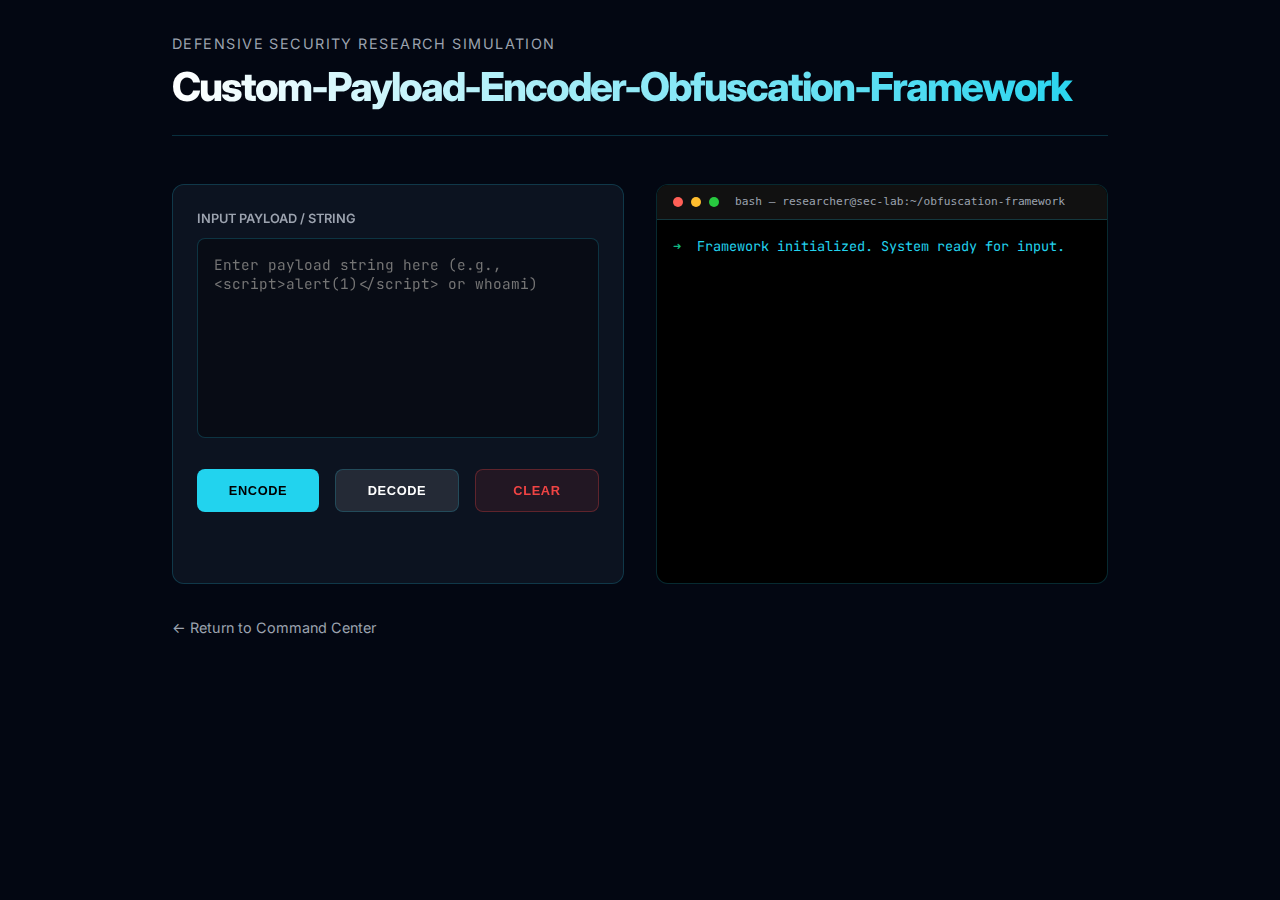
<file: projects/payload-encoder/index.html>
<!DOCTYPE html>
<html lang="en">
<head>
    <meta charset="UTF-8">
    <meta name="viewport" content="width=device-width, initial-scale=1.0">
    <title>Payload Encoder | Defensive Research Simulation</title>
    <link rel="stylesheet" href="style.css">
    <link href="https://fonts.googleapis.com/css2?family=Inter:wght@400;600;800&family=JetBrains+Mono:wght@400;500&display=swap" rel="stylesheet">
</head>
<body>
    <div class="container">
        <header>
            <p class="subtitle">Defensive Security Research Simulation</p>
            <h1>Custom-Payload-Encoder-Obfuscation-Framework</h1>
        </header>

        <div class="main-grid">
            <div class="input-panel">
                <label class="label">Input Payload / String</label>
                <textarea id="payloadInput" placeholder="Enter payload string here (e.g., <script>alert(1)</script> or whoami)"></textarea>
                
                <div class="controls">
                    <button id="encodeBtn" class="btn-primary">Encode</button>
                    <button id="decodeBtn" class="btn-secondary">Decode</button>
                    <button id="clearBtn" class="btn-danger">Clear</button>
                </div>
            </div>

            <div class="terminal-panel">
                <div class="terminal-header">
                    <div class="dot dot-red"></div>
                    <div class="dot dot-yellow"></div>
                    <div class="dot dot-green"></div>
                    <span class="terminal-title">bash — researcher@sec-lab:~/obfuscation-framework</span>
                </div>
                <div class="terminal-body" id="terminalOutput">
                    <div class="log-entry">
                        <span class="prompt">➜</span>
                        <span class="status-info">Framework initialized. System ready for input.</span>
                    </div>
                </div>
            </div>
        </div>

        <a href="../../index.html" class="back-link">← Return to Command Center</a>
    </div>

    <script src="script.js"></script>
</body>
</html>
</file>
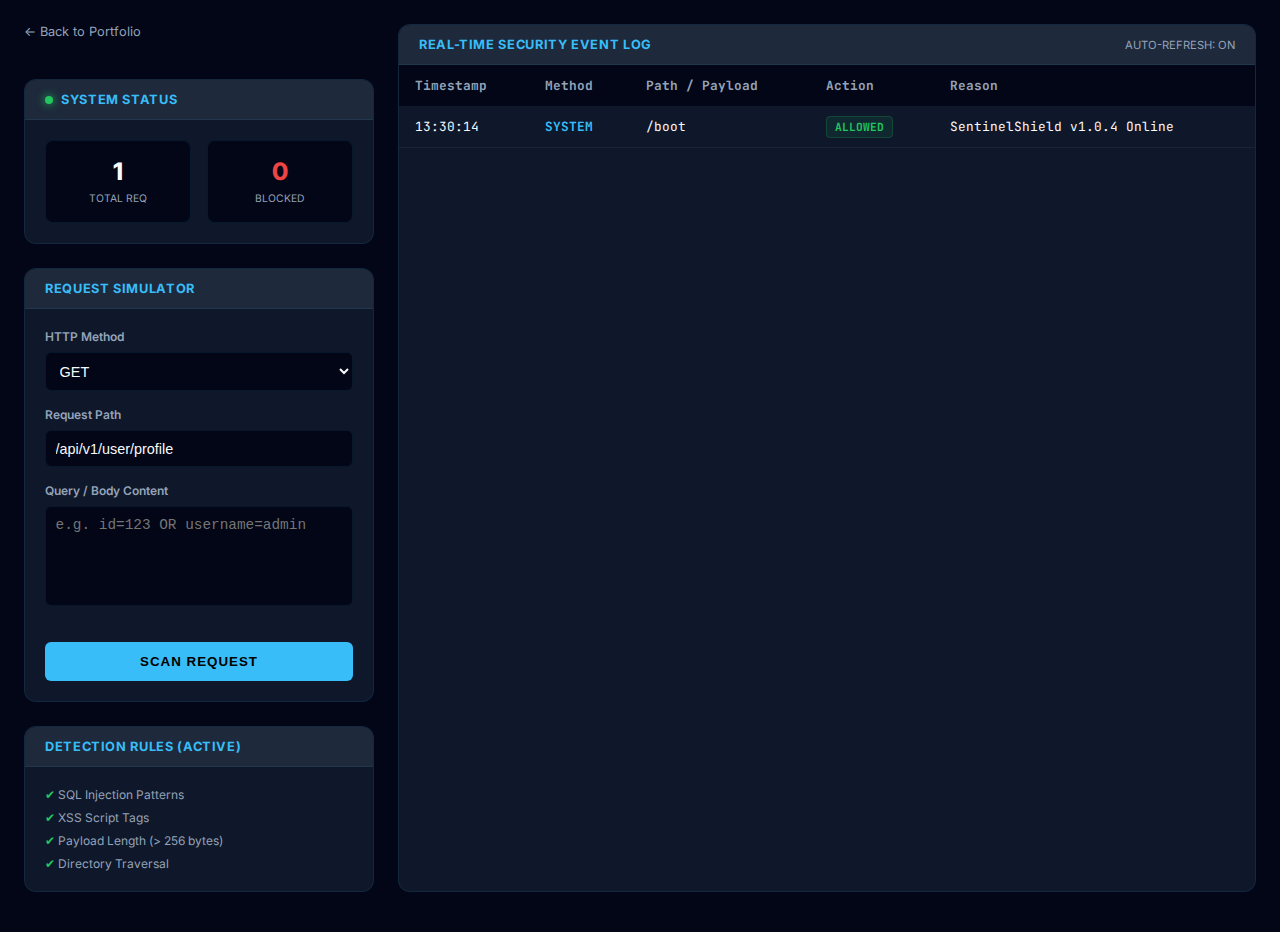
<file: projects/sentinel-shield/index.html>
<!DOCTYPE html>
<html lang="en">

<head>
    <meta charset="UTF-8">
    <meta name="viewport" content="width=device-width, initial-scale=1.0">
    <title>SentinelShield | Web App Security Monitoring</title>
    <link rel="stylesheet" href="style.css">
    <link href="https://fonts.googleapis.com/css2?family=Inter:wght@400;600;800&family=JetBrains+Mono&display=swap"
        rel="stylesheet">
</head>

<body>
    <div class="dashboard">
        <!-- Sidebar -->
        <div class="sidebar">
            <a href="../../index.html" class="back-btn">← Back to Portfolio</a>

            <div class="panel">
                <div class="panel-header">
                    <span class="panel-title">
                        <div class="pulse"></div> System Status
                    </span>
                </div>
                <div class="panel-body">
                    <div class="stats-grid">
                        <div class="stat-card">
                            <span class="stat-value" id="count-total">0</span>
                            <span class="stat-label">Total Req</span>
                        </div>
                        <div class="stat-card">
                            <span class="stat-value" id="count-blocked" style="color: var(--accent-red)">0</span>
                            <span class="stat-label">Blocked</span>
                        </div>
                    </div>
                </div>
            </div>

            <div class="panel">
                <div class="panel-header">
                    <span class="panel-title">Request Simulator</span>
                </div>
                <div class="panel-body">
                    <form id="requestForm">
                        <div class="form-group">
                            <label>HTTP Method</label>
                            <select id="method">
                                <option value="GET">GET</option>
                                <option value="POST">POST</option>
                                <option value="PUT">PUT</option>
                                <option value="DELETE">DELETE</option>
                            </select>
                        </div>
                        <div class="form-group">
                            <label>Request Path</label>
                            <input type="text" id="path" value="/api/v1/user/profile">
                        </div>
                        <div class="form-group">
                            <label>Query / Body Content</label>
                            <textarea id="payload" placeholder="e.g. id=123 OR username=admin"></textarea>
                        </div>
                        <button type="submit" class="btn-trigger">Scan Request</button>
                    </form>
                </div>
            </div>

            <div class="panel">
                <div class="panel-header">
                    <span class="panel-title">Detection Rules (Active)</span>
                </div>
                <div class="panel-body">
                    <ul style="font-size: 0.75rem; color: var(--text-muted); list-style: none; padding: 0;">
                        <li style="margin-bottom: 0.5rem;"><span style="color: var(--accent-green);">✔</span> SQL
                            Injection Patterns</li>
                        <li style="margin-bottom: 0.5rem;"><span style="color: var(--accent-green);">✔</span> XSS Script
                            Tags</li>
                        <li style="margin-bottom: 0.5rem;"><span style="color: var(--accent-green);">✔</span> Payload
                            Length (> 256 bytes)</li>
                        <li><span style="color: var(--accent-green);">✔</span> Directory Traversal</li>
                    </ul>
                </div>
            </div>
        </div>

        <!-- Main Content (Logs) -->
        <div class="main-content">
            <div class="panel" style="flex: 1;">
                <div class="panel-header">
                    <span class="panel-title">Real-Time Security Event Log</span>
                    <span style="font-size: 0.7rem; color: var(--text-muted);">AUTO-REFRESH: ON</span>
                </div>
                <div class="log-container">
                    <table class="log-table">
                        <thead>
                            <tr>
                                <th>Timestamp</th>
                                <th>Method</th>
                                <th>Path / Payload</th>
                                <th>Action</th>
                                <th>Reason</th>
                            </tr>
                        </thead>
                        <tbody id="logBody">
                            <!-- Logs will be inserted here -->
                        </tbody>
                    </table>
                </div>
            </div>
        </div>
    </div>

    <script src="script.js"></script>
</body>

</html>
</file>
<file: projects/payload-encoder/style.css>
:root {
    --bg-color: #030712;
    --panel-bg: rgba(17, 24, 39, 0.7);
    --border-color: rgba(34, 211, 238, 0.2);
    --accent-color: #22d3ee;
    --text-color: #f9fafb;
    --muted-color: #9ca3af;
    --success-color: #10b981;
    --error-color: #ef4444;
}

* {
    margin: 0;
    padding: 0;
    box-sizing: border-box;
}

body {
    background-color: var(--bg-color);
    color: var(--text-color);
    font-family: 'Inter', ui-sans-serif, system-ui, sans-serif;
    line-height: 1.6;
    overflow-x: hidden;
}

.container {
    max-width: 1000px;
    margin: 0 auto;
    padding: 2rem;
}

header {
    margin-bottom: 3rem;
    border-bottom: 1px solid var(--border-color);
    padding-bottom: 1rem;
}

h1 {
    font-size: 2.5rem;
    font-weight: 800;
    letter-spacing: -0.05em;
    background: linear-gradient(to right, #fff, var(--accent-color));
    -webkit-background-clip: text;
    background-clip: text;
    -webkit-text-fill-color: transparent;
}

.subtitle {
    color: var(--muted-color);
    font-size: 0.9rem;
    text-transform: uppercase;
    letter-spacing: 0.1em;
}

.main-grid {
    display: grid;
    grid-template-columns: 1fr 1fr;
    gap: 2rem;
}

@media (max-width: 768px) {
    .main-grid {
        grid-template-columns: 1fr;
    }
}

.input-panel {
    background: var(--panel-bg);
    border: 1px solid var(--border-color);
    border-radius: 12px;
    padding: 1.5rem;
    backdrop-filter: blur(10px);
}

.label {
    display: block;
    font-size: 0.8rem;
    font-weight: 600;
    color: var(--muted-color);
    margin-bottom: 0.5rem;
    text-transform: uppercase;
}

textarea {
    width: 100%;
    height: 200px;
    background: rgba(0, 0, 0, 0.3);
    border: 1px solid var(--border-color);
    border-radius: 8px;
    color: var(--text-color);
    padding: 1rem;
    font-family: 'JetBrains Mono', 'Fira Code', monospace;
    font-size: 0.9rem;
    resize: none;
    outline: none;
    transition: border-color 0.3s;
}

textarea:focus {
    border-color: var(--accent-color);
}

.controls {
    display: flex;
    gap: 1rem;
    margin-top: 1.5rem;
}

button {
    flex: 1;
    padding: 0.8rem;
    border-radius: 8px;
    border: none;
    font-weight: 700;
    cursor: pointer;
    transition: all 0.3s;
    text-transform: uppercase;
    font-size: 0.8rem;
    letter-spacing: 0.05em;
}

.btn-primary {
    background: var(--accent-color);
    color: #000;
}

.btn-primary:hover {
    background: #0ea5e9;
    box-shadow: 0 0 20px rgba(34, 211, 238, 0.4);
}

.btn-secondary {
    background: rgba(255, 255, 255, 0.1);
    color: #fff;
    border: 1px solid var(--border-color);
}

.btn-secondary:hover {
    background: rgba(255, 255, 255, 0.2);
}

.btn-danger {
    background: rgba(239, 68, 68, 0.1);
    color: var(--error-color);
    border: 1px solid rgba(239, 68, 68, 0.3);
}

.btn-danger:hover {
    background: rgba(239, 68, 68, 0.2);
}

.terminal-panel {
    background: #000;
    border: 1px solid var(--border-color);
    border-radius: 12px;
    display: flex;
    flex-direction: column;
    height: 400px;
    overflow: hidden;
}

.terminal-header {
    background: #111;
    padding: 0.5rem 1rem;
    display: flex;
    gap: 0.5rem;
    align-items: center;
    border-bottom: 1px solid var(--border-color);
}

.dot {
    width: 10px;
    height: 10px;
    border-radius: 50%;
}

.dot-red {
    background: #ff5f56;
}

.dot-yellow {
    background: #ffbd2e;
}

.dot-green {
    background: #27c93f;
}

.terminal-title {
    margin-left: 0.5rem;
    font-size: 0.7rem;
    color: var(--muted-color);
    font-family: monospace;
}

.terminal-body {
    flex: 1;
    padding: 1rem;
    font-family: 'JetBrains Mono', 'Fira Code', monospace;
    font-size: 0.85rem;
    overflow-y: auto;
}

.log-entry {
    margin-bottom: 0.5rem;
    animation: fadeIn 0.3s ease-out;
}

@keyframes fadeIn {
    from {
        opacity: 0;
        transform: translateY(5px);
    }

    to {
        opacity: 1;
        transform: translateY(0);
    }
}

.prompt {
    color: var(--success-color);
    margin-right: 0.5rem;
}

.timestamp {
    color: var(--muted-color);
    font-size: 0.7rem;
    margin-right: 0.5rem;
}

.status-info {
    color: var(--accent-color);
}

.status-success {
    color: var(--success-color);
}

.status-error {
    color: var(--error-color);
}

.copy-btn {
    position: absolute;
    top: 0.5rem;
    right: 0.5rem;
    padding: 0.3rem 0.6rem;
    font-size: 0.7rem;
}

.back-link {
    display: inline-block;
    margin-top: 2rem;
    color: var(--muted-color);
    text-decoration: none;
    font-size: 0.9rem;
    transition: color 0.3s;
}

.back-link:hover {
    color: var(--accent-color);
}
</file>
<file: projects/sentinel-shield/style.css>
:root {
    --bg-color: #020617;
    --panel-bg: #0f172a;
    --header-bg: #1e293b;
    --accent-blue: #38bdf8;
    --accent-red: #ef4444;
    --accent-green: #22c55e;
    --accent-yellow: #f59e0b;
    --text-main: #f8fafc;
    --text-muted: #94a3b8;
    --border: rgba(56, 189, 248, 0.1);
}

* {
    margin: 0;
    padding: 0;
    box-sizing: border-box;
}

body {
    background-color: var(--bg-color);
    color: var(--text-main);
    font-family: 'Inter', system-ui, sans-serif;
    padding-bottom: 2rem;
}

.dashboard {
    max-width: 1400px;
    margin: 0 auto;
    display: grid;
    grid-template-columns: 350px 1fr;
    gap: 1.5rem;
    padding: 1.5rem;
    height: 100vh;
}

@media (max-width: 1024px) {
    .dashboard {
        grid-template-columns: 1fr;
        height: auto;
    }
}

.sidebar {
    display: flex;
    flex-direction: column;
    gap: 1.5rem;
}

.main-content {
    display: flex;
    flex-direction: column;
    gap: 1.5rem;
    overflow: hidden;
}

.panel {
    background: var(--panel-bg);
    border: 1px solid var(--border);
    border-radius: 12px;
    overflow: hidden;
    display: flex;
    flex-direction: column;
}

.panel-header {
    background: var(--header-bg);
    padding: 0.75rem 1.25rem;
    display: flex;
    justify-content: space-between;
    align-items: center;
    border-bottom: 1px solid var(--border);
}

.panel-title {
    font-size: 0.8rem;
    font-weight: 700;
    text-transform: uppercase;
    letter-spacing: 0.05em;
    color: var(--accent-blue);
    display: flex;
    align-items: center;
    gap: 0.5rem;
}

.pulse {
    width: 8px;
    height: 8px;
    border-radius: 50%;
    background: var(--accent-green);
    box-shadow: 0 0 10px var(--accent-green);
    animation: pulse 2s infinite;
}

@keyframes pulse {
    0% {
        opacity: 1;
    }

    50% {
        opacity: 0.4;
    }

    100% {
        opacity: 1;
    }
}

.panel-body {
    padding: 1.25rem;
    flex: 1;
}

/* Request Simulator Form */
.form-group {
    margin-bottom: 1rem;
}

label {
    display: block;
    font-size: 0.75rem;
    color: var(--text-muted);
    margin-bottom: 0.5rem;
    font-weight: 600;
}

select,
input,
textarea {
    width: 100%;
    background: #020617;
    border: 1px solid var(--border);
    border-radius: 6px;
    color: var(--text-main);
    padding: 0.6rem;
    font-size: 0.9rem;
    outline: none;
    transition: border-color 0.3s;
}

textarea {
    resize: none;
    height: 100px;
    font-family: monospace;
}

select:focus,
input:focus,
textarea:focus {
    border-color: var(--accent-blue);
}

.btn-trigger {
    width: 100%;
    padding: 0.75rem;
    background: var(--accent-blue);
    color: #000;
    border: none;
    border-radius: 6px;
    font-weight: 800;
    cursor: pointer;
    text-transform: uppercase;
    letter-spacing: 1px;
    margin-top: 1rem;
    transition: transform 0.1s, box-shadow 0.3s;
}

.btn-trigger:hover {
    box-shadow: 0 0 20px rgba(56, 189, 248, 0.4);
}

.btn-trigger:active {
    transform: scale(0.98);
}

/* Stats Cards */
.stats-grid {
    display: grid;
    grid-template-columns: 1fr 1fr;
    gap: 1rem;
}

.stat-card {
    background: #020617;
    padding: 1rem;
    border-radius: 8px;
    border: 1px solid var(--border);
    text-align: center;
}

.stat-value {
    font-size: 1.5rem;
    font-weight: 800;
    display: block;
}

.stat-label {
    font-size: 0.65rem;
    color: var(--text-muted);
    text-transform: uppercase;
}

/* Log Table */
.log-container {
    flex: 1;
    overflow-y: auto;
    font-family: 'JetBrains Mono', monospace;
    font-size: 0.8rem;
}

.log-table {
    width: 100%;
    border-collapse: collapse;
}

.log-table th {
    text-align: left;
    padding: 0.75rem 1rem;
    background: #020617;
    color: var(--text-muted);
    position: sticky;
    top: 0;
}

.log-table td {
    padding: 0.75rem 1rem;
    border-bottom: 1px solid rgba(255, 255, 255, 0.05);
}

.log-row {
    animation: slideIn 0.3s ease-out;
}

@keyframes slideIn {
    from {
        opacity: 0;
        background: rgba(56, 189, 248, 0.1);
    }

    to {
        opacity: 1;
        background: transparent;
    }
}

.status-badge {
    padding: 0.2rem 0.5rem;
    border-radius: 4px;
    font-size: 0.7rem;
    font-weight: 700;
    text-transform: uppercase;
}

.bg-allowed {
    background: rgba(34, 197, 94, 0.1);
    color: var(--accent-green);
    border: 1px solid rgba(34, 197, 94, 0.2);
}

.bg-blocked {
    background: rgba(239, 68, 68, 0.1);
    color: var(--accent-red);
    border: 1px solid rgba(239, 68, 68, 0.2);
}

.severity-high {
    color: var(--accent-red);
    font-weight: bold;
}

.severity-low {
    color: var(--accent-green);
}

.back-btn {
    display: flex;
    align-items: center;
    gap: 0.5rem;
    color: var(--text-muted);
    text-decoration: none;
    font-size: 0.8rem;
    margin-bottom: 1rem;
}

.back-btn:hover {
    color: var(--accent-blue);
}
</file>
